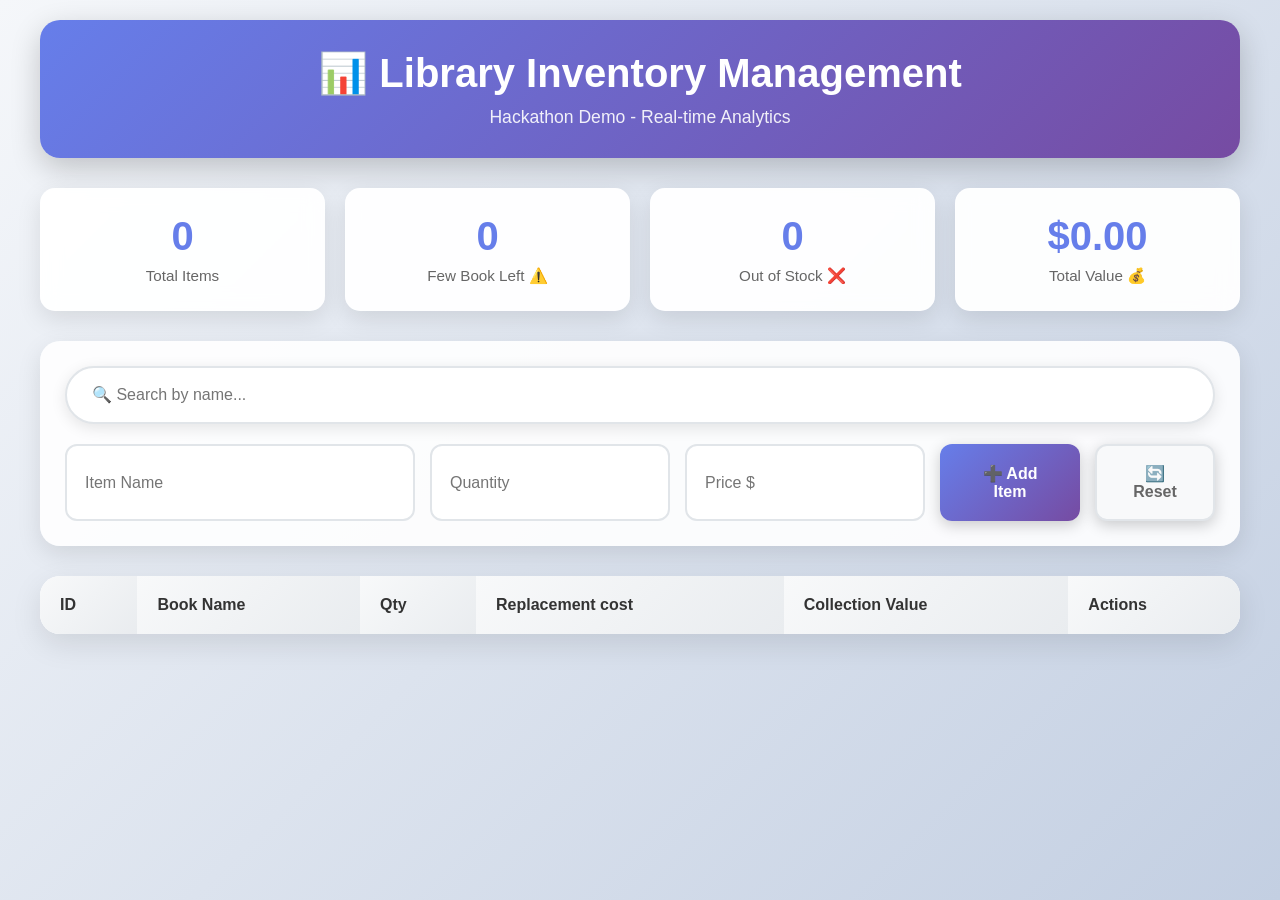
<file: index.html>
<!DOCTYPE html>
<html lang="en">
<head>
    <meta charset="UTF-8">
    <meta name="viewport" content="width=device-width, initial-scale=1.0">
    <title>Libarary Inventory Management</title>
    <link rel="stylesheet" href="style.css">
</head>
<body>
    <div class="container">
        <div class="header">
            <h1>📊 Library Inventory Management</h1>
            <p>Hackathon Demo - Real-time Analytics</p>
        </div>
        <div class="stats-grid">
            <div class="stat-card">
                <div class="stat-number" id="totalItems">0</div>
                <div class="stat-label">Total Items</div>
            </div>
            <div class="stat-card">
                <div class="stat-number" id="lowStock">0</div>
                <div class="stat-label"> Few Book Left ⚠️</div>
            </div>
            <div class="stat-card">
                <div class="stat-number" id="outStock">0</div>
                <div class="stat-label">Out of Stock ❌</div>
            </div>
            <div class="stat-card">
                <div class="stat-number" id="totalValue">$0.00</div>
                <div class="stat-label">Total Value 💰</div>
            </div>
        </div>
        <div class="input-section">
            <input type="text" id="searchInput" placeholder="🔍 Search by name..." class="search-input">
            <div class="form-grid">
                <input type="text" id="itemName" placeholder="Item Name">
                <input type="number" id="itemQty" placeholder="Quantity" min="0">
                <input type="number" id="itemPrice" placeholder="Price $" step="0.01" min="0">
                <button onclick="addItem()" class="btn-primary">➕ Add Item</button>
                <button onclick="resetData()" class="btn-secondary">🔄 Reset</button>
            </div>
        </div>
        <div class="table-container">
            <table>
                <thead>
                    <tr>
                        <th>ID</th>
                        <th>Book Name</th>
                        <th>Qty</th>
                        <th>Replacement cost</th>
                        <th>Collection Value</th>
                        <th>Actions</th>
                    </tr>
                </thead>
                <tbody id="inventoryTable">
                </tbody>
            </table>
        </div>
    </div>
    <script src="script.js"></script>
</body>
</html>
</file>
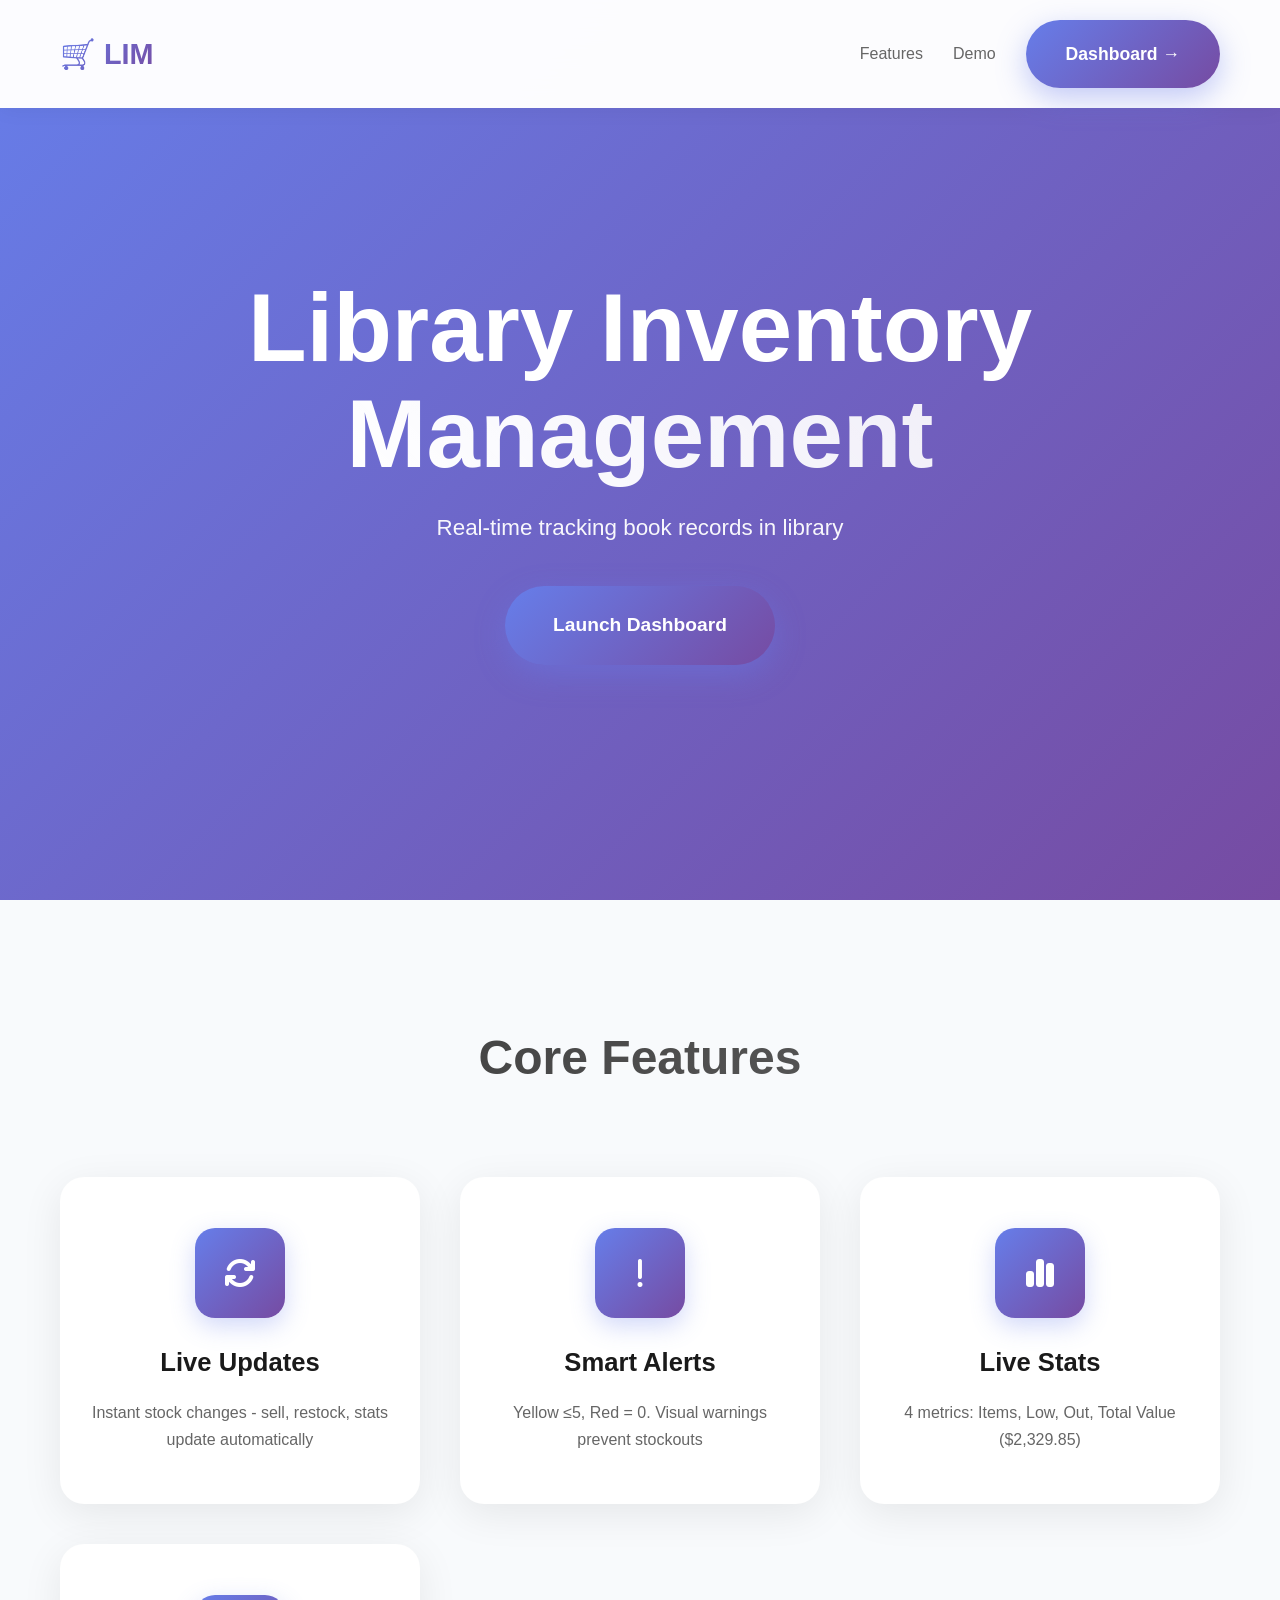
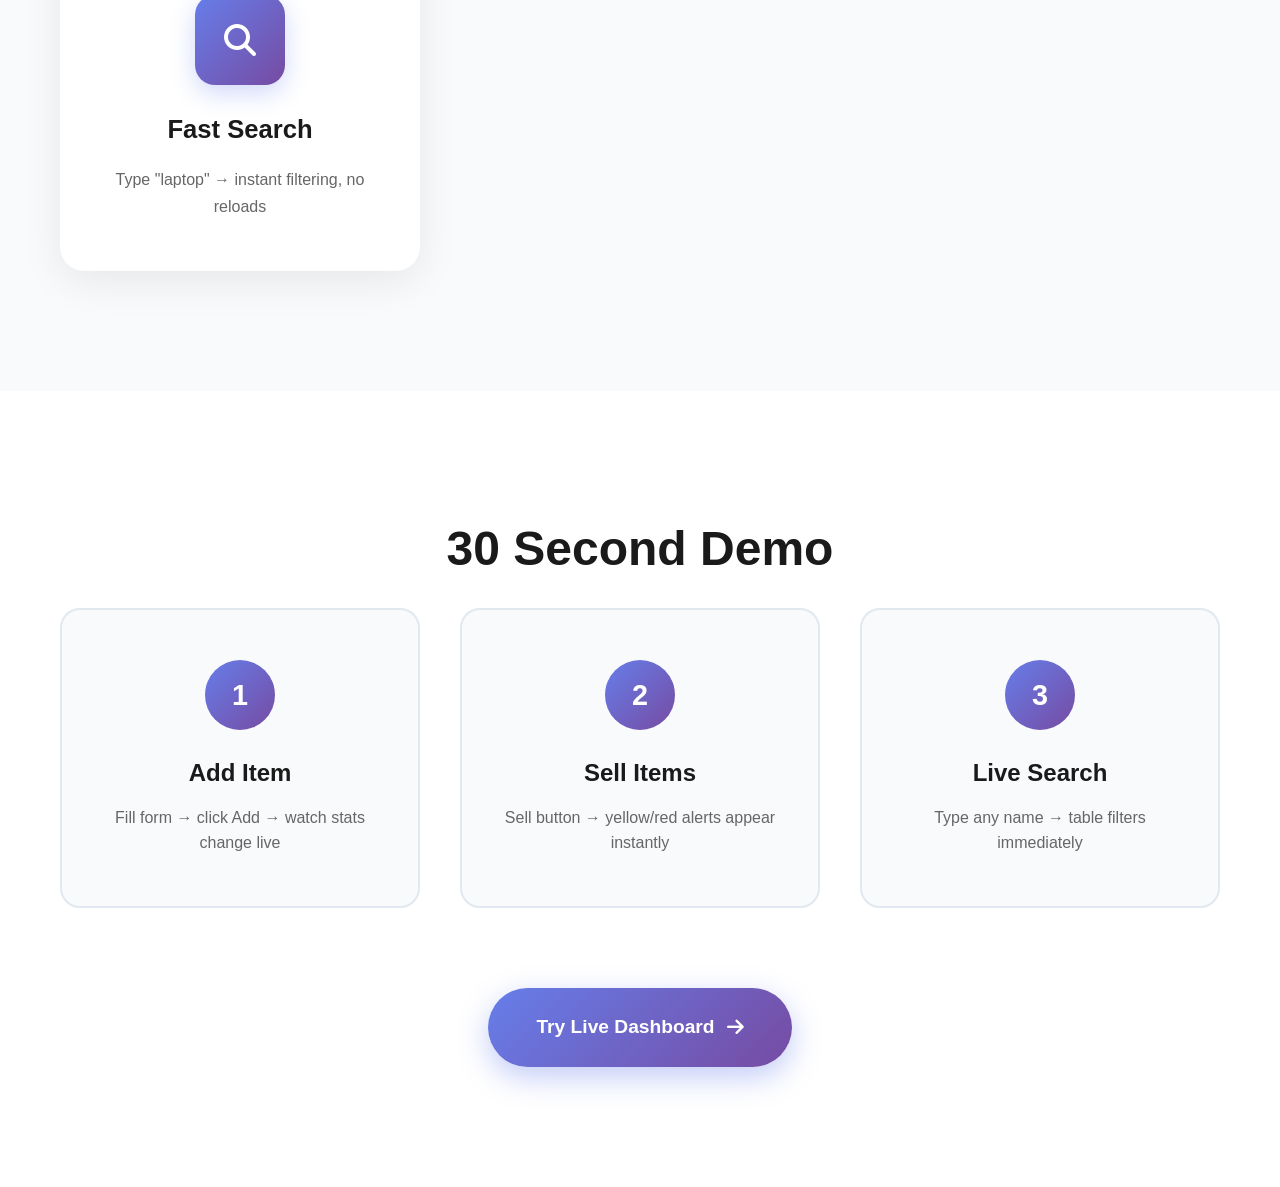
<file: home.html>
<!DOCTYPE html>
<html lang="en">
<head>
    <meta charset="UTF-8">
    <meta name="viewport" content="width=device-width, initial-scale=1.0">
    <title>Smart Inventory Management</title>
    <link rel="stylesheet" href="home.css">
    <link href="https://cdnjs.cloudflare.com/ajax/libs/font-awesome/6.4.0/css/all.min.css" rel="stylesheet">
</head>
<body>
    <nav class="navbar-clean">
        <div class="nav-container">
            <div class="logo">🛒 LIM</div>
            <div class="nav-buttons">
                <a href="#features" class="nav-btn">Features</a>
                <a href="#demo" class="nav-btn">Demo</a>
                <a href="index.html" class="btn-primary">Dashboard →</a>
            </div>
        </div>
    </nav>
    <section class="hero-clean">
        <div class="hero-content">
            <h1>Library Inventory<br><span class="hero-gradient">Management</span></h1>
            <p>Real-time tracking book records in library</p>
            <a href="index.html" class="btn-primary btn-large">Launch Dashboard</a>
        </div>
    </section>
    <section id="features" class="features-clean">
        <div class="container">
            <h2>Core Features</h2>
            <div class="features-grid-clean">
                <div class="feature-card-clean">
                    <div class="feature-icon-clean">
                        <i class="fas fa-sync"></i>
                    </div>
                    <h3>Live Updates</h3>
                    <p>Instant stock changes - sell, restock, stats update automatically</p>
                </div>
                <div class="feature-card-clean">
                    <div class="feature-icon-clean">
                        <i class="fas fa-exclamation"></i>
                    </div>
                    <h3>Smart Alerts</h3>
                    <p>Yellow ≤5, Red = 0. Visual warnings prevent stockouts</p>
                </div>
                <div class="feature-card-clean">
                    <div class="feature-icon-clean">
                        <i class="fas fa-chart-simple"></i>
                    </div>
                    <h3>Live Stats</h3>
                    <p>4 metrics: Items, Low, Out, Total Value ($2,329.85)</p>
                </div>
                <div class="feature-card-clean">
                    <div class="feature-icon-clean">
                        <i class="fas fa-magnifying-glass"></i>
                    </div>
                    <h3>Fast Search</h3>
                    <p>Type "laptop" → instant filtering, no reloads</p>
                </div>
            </div>
        </div>
    </section>
    <section id="demo" class="demo-clean">
        <div class="container">
            <h2>30 Second Demo</h2>
            <div class="demo-grid">
                <div class="demo-card">
                    <div class="demo-number">1</div>
                    <h3>Add Item</h3>
                    <p>Fill form → click Add → watch stats change live</p>
                </div>
                <div class="demo-card">
                    <div class="demo-number">2</div>
                    <h3>Sell Items</h3>
                    <p>Sell button → yellow/red alerts appear instantly</p>
                </div>
                <div class="demo-card">
                    <div class="demo-number">3</div>
                    <h3>Live Search</h3>
                    <p>Type any name → table filters immediately</p>
                </div>
            </div>
            <div class="demo-cta">
                <a href="index.html" class="btn-primary btn-large">
                    Try Live Dashboard <i class="fas fa-arrow-right"></i>
                </a>
            </div>
        </div>
    </section>

    <script>
        document.querySelectorAll('a[href^="#"]').forEach(anchor => {
            anchor.addEventListener('click', function (e) {
                e.preventDefault();
                document.querySelector(this.getAttribute('href')).scrollIntoView({
                    behavior: 'smooth'
                });
            });
        });
    </script>
</body>
</html>
</file>
<file: style.css>
* {
    margin: 0;
    padding: 0;
    box-sizing: border-box;
}

body {
    font-family: -apple-system, BlinkMacSystemFont, 'Segoe UI', sans-serif;
    background: linear-gradient(135deg, #f5f7fa 0%, #c3cfe2 100%);
    min-height: 100vh;
    padding: 20px;
}

.container {
    max-width: 1200px;
    margin: 0 auto;
}

.header {
    background: linear-gradient(135deg, #667eea 0%, #764ba2 100%);
    color: white;
    padding: 30px;
    border-radius: 20px;
    text-align: center;
    margin-bottom: 30px;
    box-shadow: 0 10px 30px rgba(0,0,0,0.2);
}

.header h1 { font-size: 2.5em; margin-bottom: 10px; }
.header p { opacity: 0.9; font-size: 1.1em; }

.stats-grid {
    display: grid;
    grid-template-columns: repeat(auto-fit, minmax(220px, 1fr));
    gap: 20px;
    margin-bottom: 30px;
}

.stat-card {
    background: rgba(255,255,255,0.95);
    padding: 25px;
    border-radius: 15px;
    text-align: center;
    box-shadow: 0 8px 25px rgba(0,0,0,0.1);
    backdrop-filter: blur(10px);
    border: 1px solid rgba(255,255,255,0.2);
}

.stat-number {
    font-size: 2.5em;
    font-weight: bold;
    color: #667eea;
    margin-bottom: 8px;
}

.stat-label {
    color: #666;
    font-size: 0.95em;
    font-weight: 500;
}

.input-section {
    background: rgba(255,255,255,0.9);
    padding: 25px;
    border-radius: 20px;
    margin-bottom: 30px;
    box-shadow: 0 8px 25px rgba(0,0,0,0.1);
}

.search-input {
    width: 100%;
    padding: 18px 25px;
    border: 2px solid #e1e5e9;
    border-radius: 50px;
    font-size: 16px;
    margin-bottom: 20px;
    background: white;
    box-shadow: 0 4px 15px rgba(0,0,0,0.1);
}

.form-grid {
    display: grid;
    grid-template-columns: 2fr 1fr 1fr 140px 120px;
    gap: 15px;
}

input {
    padding: 18px;
    border: 2px solid #e1e5e9;
    border-radius: 12px;
    font-size: 16px;
    transition: all 0.3s;
}

input:focus {
    outline: none;
    border-color: #667eea;
    box-shadow: 0 0 0 3px rgba(102,126,234,0.1);
}

.btn-primary, .btn-secondary {
    padding: 18px 25px;
    border: none;
    border-radius: 12px;
    font-size: 16px;
    font-weight: bold;
    cursor: pointer;
    transition: all 0.3s;
    box-shadow: 0 4px 15px rgba(0,0,0,0.2);
}

.btn-primary {
    background: linear-gradient(135deg, #667eea 0%, #764ba2 100%);
    color: white;
}

.btn-primary:hover { transform: translateY(-2px); box-shadow: 0 6px 20px rgba(102,126,234,0.4); }

.btn-secondary {
    background: #f8f9fa;
    color: #666;
    border: 2px solid #e1e5e9;
}

.btn-secondary:hover { background: #e9ecef; }

.table-container {
    background: rgba(255,255,255,0.95);
    border-radius: 20px;
    overflow: hidden;
    box-shadow: 0 10px 30px rgba(0,0,0,0.1);
}

table {
    width: 100%;
    border-collapse: collapse;
}

th {
    background: linear-gradient(135deg, #f8f9fa 0%, #e9ecef 100%);
    padding: 20px;
    text-align: left;
    font-weight: 600;
    color: #333;
}

td {
    padding: 20px;
    border-bottom: 1px solid #f0f0f0;
}

tr:hover {
    background: rgba(102,126,234,0.05);
}

.low-stock {
    background: rgba(255,243,205,0.8) !important;
}

.out-stock {
    background: rgba(248,215,218,0.9) !important;
}

@media (max-width: 768px) {
    .form-grid { grid-template-columns: 1fr; }
    .stats-grid { grid-template-columns: 1fr; }
    th, td { padding: 12px 8px; font-size: 14px; }
}

/* Custom Alerts */
.alert-container {
    position: fixed;
    top: 20px;
    right: 20px;
    display: flex;
    flex-direction: column;
    gap: 10px;
    z-index: 1000;
}

.alert-box {
    display: flex;
    align-items: center;
    justify-content: space-between;
    min-width: 280px;
    padding: 16px 20px;
    border-radius: 8px;
    box-shadow: 0 4px 12px rgba(0,0,0,0.15);
    background: white;
    animation: slideIn 0.3s ease-out forwards;
    border-left: 4px solid #667eea; /* default info color */
}

.alert-error {
    border-left-color: #dc3545;
    background-color: #fcf1f2;
}

.alert-warning {
    border-left-color: #ffc107;
    background-color: #fffbdf;
}

.alert-message {
    font-size: 15px;
    font-weight: 500;
    color: #333;
}

.alert-close {
    background: none;
    border: none;
    font-size: 24px;
    line-height: 1;
    color: #999;
    cursor: pointer;
    margin-left: 15px;
    transition: color 0.2s;
}

.alert-close:hover {
    color: #333;
}

@keyframes slideIn {
    from {
        transform: translateX(100%);
        opacity: 0;
    }
    to {
        transform: translateX(0);
        opacity: 1;
    }
}
</file>
<file: home.css>
* { margin: 0; padding: 0; box-sizing: border-box; }

body {
    font-family: -apple-system, BlinkMacSystemFont, 'Segoe UI', sans-serif;
    line-height: 1.6;
    color: #333;
    overflow-x: hidden;
}

.container {
    max-width: 1200px;
    margin: 0 auto;
    padding: 0 20px;
}

.navbar-clean {
    position: fixed;
    top: 0;
    width: 100%;
    background: rgba(255,255,255,0.98);
    backdrop-filter: blur(20px);
    z-index: 100;
    padding: 20px 0;
    box-shadow: 0 2px 20px rgba(0,0,0,0.05);
}

.nav-container {
    max-width: 1200px;
    margin: 0 auto;
    padding: 0 20px;
    display: flex;
    justify-content: space-between;
    align-items: center;
}

.logo {
    font-size: 1.8rem;
    font-weight: 800;
    background: linear-gradient(135deg, #667eea, #764ba2);
    -webkit-background-clip: text;
    -webkit-text-fill-color: transparent;
    background-clip: text;
}

.nav-buttons {
    display: flex;
    gap: 30px;
    align-items: center;
}

.nav-btn {
    text-decoration: none;
    color: #666;
    font-weight: 500;
    font-size: 1rem;
    transition: color 0.3s;
}

.nav-btn:hover {
    color: #667eea;
}

.hero-clean {
    min-height: 100vh;
    display: flex;
    align-items: center;
    justify-content: center;
    background: linear-gradient(135deg, #667eea 0%, #764ba2 100%);
    text-align: center;
    color: white;
    padding: 120px 20px 80px;
}

.hero-gradient {
    background: linear-gradient(45deg, #fff, rgba(255,255,255,0.9));
    -webkit-background-clip: text;
    -webkit-text-fill-color: transparent;
    background-clip: text;
}

.hero-clean h1 {
    font-size: clamp(3.5rem, 8vw, 6rem);
    font-weight: 900;
    margin-bottom: 24px;
    line-height: 1.1;
}

.hero-clean p {
    font-size: 1.4rem;
    margin-bottom: 40px;
    opacity: 0.95;
    max-width: 600px;
    margin-left: auto;
    margin-right: auto;
}

.features-clean {
    padding: 120px 0;
    background: #f8fafc;
}

.features-clean h2 {
    text-align: center;
    font-size: 3rem;
    font-weight: 800;
    margin-bottom: 80px;
    background: linear-gradient(135deg, #333, #666);
    -webkit-background-clip: text;
    -webkit-text-fill-color: transparent;
}

.features-grid-clean {
    display: grid;
    grid-template-columns: repeat(auto-fit, minmax(280px, 1fr));
    gap: 40px;
}

.feature-card-clean {
    background: white;
    padding: 50px 30px;
    border-radius: 24px;
    text-align: center;
    box-shadow: 0 10px 40px rgba(0,0,0,0.08);
    border: 1px solid rgba(255,255,255,0.8);
    transition: all 0.4s ease;
    position: relative;
    overflow: hidden;
}

.feature-card-clean::before {
    content: '';
    position: absolute;
    top: 0;
    left: 0;
    right: 0;
    height: 4px;
    background: linear-gradient(90deg, #667eea, #764ba2);
    transform: scaleX(0);
    transition: transform 0.4s ease;
}

.feature-card-clean:hover::before {
    transform: scaleX(1);
}

.feature-card-clean:hover {
    transform: translateY(-12px);
    box-shadow: 0 25px 60px rgba(0,0,0,0.15);
}

.feature-icon-clean {
    width: 90px;
    height: 90px;
    background: linear-gradient(135deg, #667eea, #764ba2);
    border-radius: 20px;
    display: flex;
    align-items: center;
    justify-content: center;
    margin: 0 auto 24px;
    font-size: 2rem;
    color: white;
    box-shadow: 0 8px 25px rgba(102,126,234,0.3);
    transition: all 0.3s ease;
}

.feature-card-clean:hover .feature-icon-clean {
    transform: scale(1.1) rotate(5deg);
}

.feature-card-clean h3 {
    font-size: 1.6rem;
    margin-bottom: 16px;
    color: #1a1a1a;
    font-weight: 700;
}

.feature-card-clean p {
    color: #666;
    line-height: 1.7;
}

.demo-clean {
    padding: 120px 0;
    background: white;
}

.demo-clean h2 {
    text-align: center;
    font-size: 3rem;
    margin-bottom: 20px;
    color: #1a1a1a;
    font-weight: 800;
}

.demo-grid {
    display: grid;
    grid-template-columns: repeat(auto-fit, minmax(320px, 1fr));
    gap: 40px;
    margin-bottom: 80px;
}

.demo-card {
    text-align: center;
    padding: 50px 30px;
    background: #f8fafc;
    border-radius: 20px;
    border: 2px solid #e2e8f0;
    transition: all 0.3s ease;
    position: relative;
}

.demo-card:hover {
    border-color: #667eea;
    background: white;
    box-shadow: 0 15px 50px rgba(102,126,234,0.15);
}

.demo-number {
    width: 70px;
    height: 70px;
    background: linear-gradient(135deg, #667eea, #764ba2);
    color: white;
    border-radius: 50%;
    display: flex;
    align-items: center;
    justify-content: center;
    font-size: 1.8rem;
    font-weight: 800;
    margin: 0 auto 24px;
}

.demo-card h3 {
    font-size: 1.5rem;
    margin-bottom: 12px;
    color: #1a1a1a;
}

.demo-card p {
    color: #666;
}

.demo-cta {
    text-align: center;
}

.btn-primary {
    display: inline-flex;
    align-items: center;
    gap: 12px;
    padding: 20px 40px;
    background: linear-gradient(135deg, #667eea, #764ba2);
    color: white;
    text-decoration: none;
    border-radius: 50px;
    font-weight: 700;
    font-size: 1.1rem;
    box-shadow: 0 10px 30px rgba(102,126,234,0.4);
    transition: all 0.3s ease;
}

.btn-primary:hover {
    transform: translateY(-3px);
    box-shadow: 0 15px 40px rgba(102,126,234,0.5);
}

.btn-large {
    padding: 24px 48px;
    font-size: 1.2rem;
}

@media (max-width: 768px) {
    .nav-buttons { gap: 20px; }
    .features-grid-clean { grid-template-columns: 1fr; gap: 30px; }
    .demo-grid { grid-template-columns: 1fr; }
}
</file>
